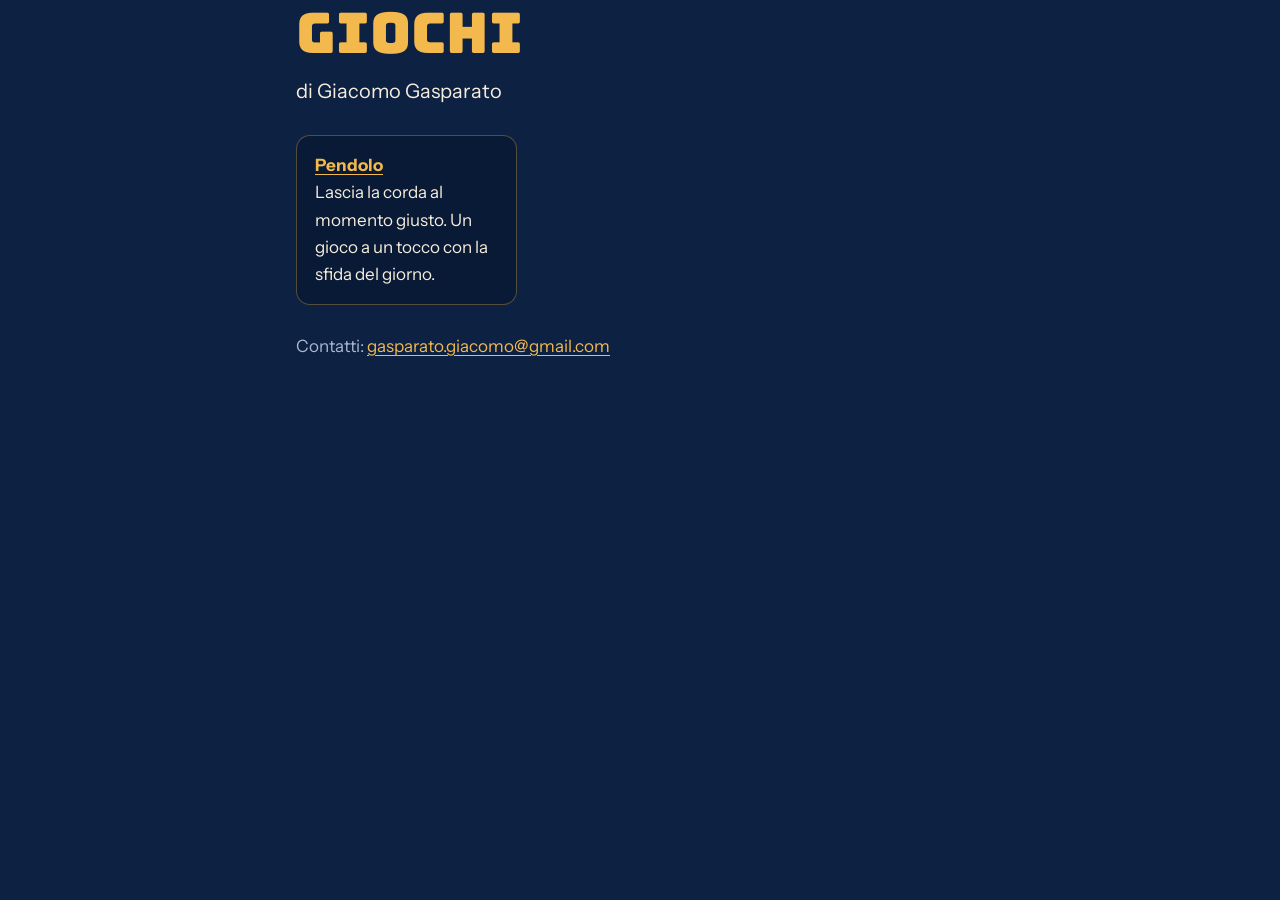
<file: index.html>
<!doctype html>
<html lang="it">
<head>
  <meta charset="utf-8">
  <meta name="viewport" content="width=device-width, initial-scale=1">
  <title>Giochi di Giacomo Gasparato</title>
  <meta name="description" content="Giochi mobile di Giacomo Gasparato.">
  <link rel="icon" href="favicon.png">
  <link rel="stylesheet" href="style.css">
</head>
<body>
  <main class="wrap">
    <h1>Giochi</h1>
    <p class="lead">di Giacomo Gasparato</p>
    <ul class="cards">
      <li><a href="pendolo/"><b>Pendolo</b></a>Lascia la corda al momento giusto. Un gioco a un tocco con la sfida del giorno.</li>
    </ul>
    <p class="muted">Contatti: <a href="mailto:gasparato.giacomo@gmail.com">gasparato.giacomo@gmail.com</a></p>
  </main>
</body>
</html>
</file>
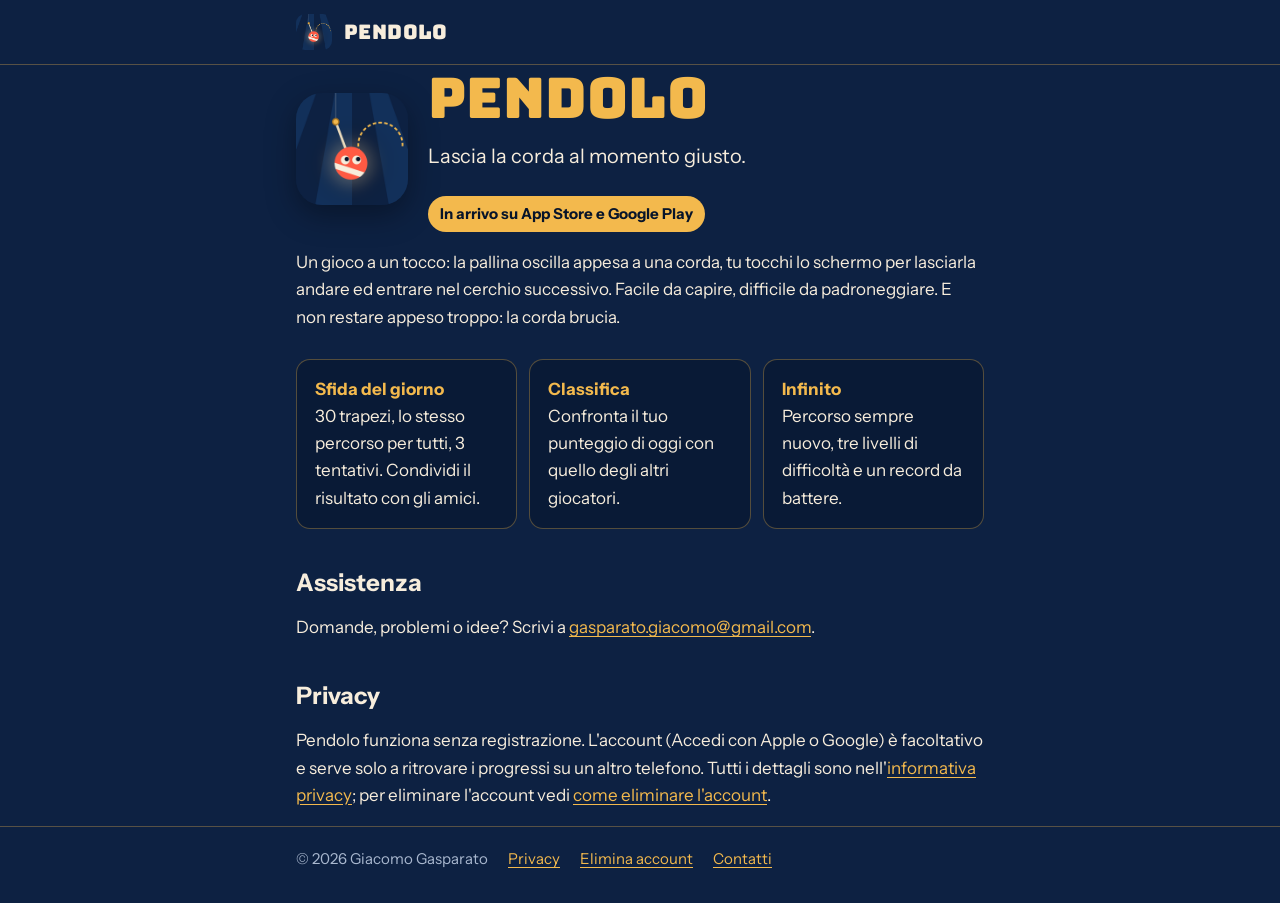
<file: pendolo/index.html>
<!doctype html>
<html lang="it">
<head>
  <meta charset="utf-8">
  <meta name="viewport" content="width=device-width, initial-scale=1">
  <title>Pendolo</title>
  <meta name="description" content="Pendolo: un gioco a un tocco. Lascia la corda al momento giusto e aggrappati al trapezio successivo. Sfida del giorno, classifica, modalità Infinito.">
  <link rel="icon" href="../favicon.png">
  <link rel="stylesheet" href="../style.css">
</head>
<body>
  <header class="top"><div class="wrap"><img src="icon.png" alt=""><a href="./">Pendolo</a></div></header>

  <main class="wrap">
    <section class="hero">
      <img src="icon.png" alt="Icona di Pendolo">
      <div>
        <h1>Pendolo</h1>
        <p class="lead">Lascia la corda al momento giusto.</p>
        <span class="badge">In arrivo su App Store e Google Play</span>
      </div>
    </section>

    <p>Un gioco a un tocco: la pallina oscilla appesa a una corda, tu tocchi lo schermo per lasciarla andare ed entrare nel cerchio successivo. Facile da capire, difficile da padroneggiare. E non restare appeso troppo: la corda brucia.</p>

    <ul class="cards">
      <li><b>Sfida del giorno</b>30 trapezi, lo stesso percorso per tutti, 3 tentativi. Condividi il risultato con gli amici.</li>
      <li><b>Classifica</b>Confronta il tuo punteggio di oggi con quello degli altri giocatori.</li>
      <li><b>Infinito</b>Percorso sempre nuovo, tre livelli di difficoltà e un record da battere.</li>
    </ul>

    <h2>Assistenza</h2>
    <p>Domande, problemi o idee? Scrivi a <a href="mailto:gasparato.giacomo@gmail.com">gasparato.giacomo@gmail.com</a>.</p>

    <h2>Privacy</h2>
    <p>Pendolo funziona senza registrazione. L'account (Accedi con Apple o Google) è facoltativo e serve solo a ritrovare i progressi su un altro telefono. Tutti i dettagli sono nell'<a href="privacy.html">informativa privacy</a>; per eliminare l'account vedi <a href="elimina-account.html">come eliminare l'account</a>.</p>
  </main>

  <footer><div class="wrap">
    <span>© 2026 Giacomo Gasparato</span>
    <a href="privacy.html">Privacy</a>
    <a href="elimina-account.html">Elimina account</a>
    <a href="mailto:gasparato.giacomo@gmail.com">Contatti</a>
  </div></footer>
</body>
</html>
</file>
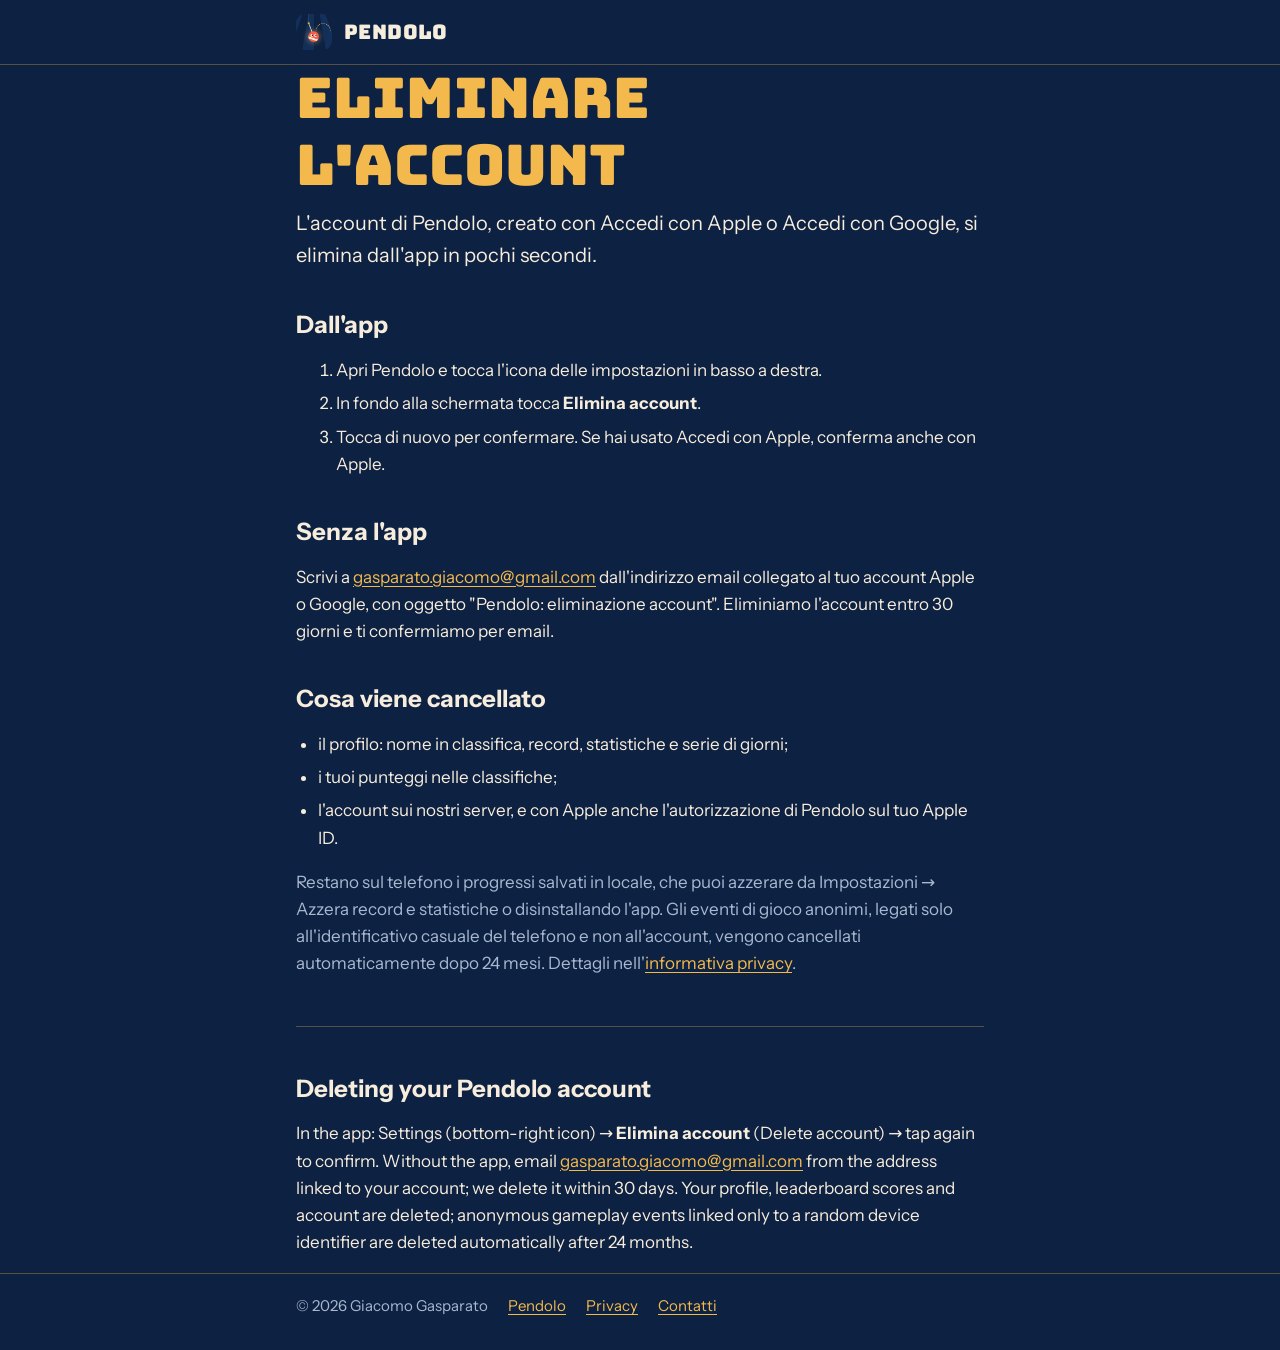
<file: pendolo/elimina-account.html>
<!doctype html>
<html lang="it">
<head>
  <meta charset="utf-8">
  <meta name="viewport" content="width=device-width, initial-scale=1">
  <title>Pendolo · Eliminare l'account</title>
  <meta name="description" content="Come eliminare l'account di Pendolo e quali dati vengono cancellati.">
  <link rel="icon" href="../favicon.png">
  <link rel="stylesheet" href="../style.css">
</head>
<body>
  <header class="top"><div class="wrap"><img src="icon.png" alt=""><a href="./">Pendolo</a></div></header>

  <main class="wrap">
    <h1>Eliminare l'account</h1>
    <p class="lead">L'account di Pendolo, creato con Accedi con Apple o Accedi con Google, si elimina dall'app in pochi secondi.</p>

    <h2>Dall'app</h2>
    <ol>
      <li>Apri Pendolo e tocca l'icona delle impostazioni in basso a destra.</li>
      <li>In fondo alla schermata tocca <b>Elimina account</b>.</li>
      <li>Tocca di nuovo per confermare. Se hai usato Accedi con Apple, conferma anche con Apple.</li>
    </ol>

    <h2>Senza l'app</h2>
    <p>Scrivi a <a href="mailto:gasparato.giacomo@gmail.com?subject=Pendolo%3A%20eliminazione%20account">gasparato.giacomo@gmail.com</a> dall'indirizzo email collegato al tuo account Apple o Google, con oggetto "Pendolo: eliminazione account". Eliminiamo l'account entro 30 giorni e ti confermiamo per email.</p>

    <h2>Cosa viene cancellato</h2>
    <ul>
      <li>il profilo: nome in classifica, record, statistiche e serie di giorni;</li>
      <li>i tuoi punteggi nelle classifiche;</li>
      <li>l'account sui nostri server, e con Apple anche l'autorizzazione di Pendolo sul tuo Apple ID.</li>
    </ul>
    <p class="muted">Restano sul telefono i progressi salvati in locale, che puoi azzerare da Impostazioni → Azzera record e statistiche o disinstallando l'app. Gli eventi di gioco anonimi, legati solo all'identificativo casuale del telefono e non all'account, vengono cancellati automaticamente dopo 24 mesi. Dettagli nell'<a href="privacy.html">informativa privacy</a>.</p>

    <hr>
    <section lang="en">
      <h2>Deleting your Pendolo account</h2>
      <p>In the app: Settings (bottom-right icon) → <b>Elimina account</b> (Delete account) → tap again to confirm. Without the app, email <a href="mailto:gasparato.giacomo@gmail.com?subject=Pendolo%3A%20account%20deletion">gasparato.giacomo@gmail.com</a> from the address linked to your account; we delete it within 30 days. Your profile, leaderboard scores and account are deleted; anonymous gameplay events linked only to a random device identifier are deleted automatically after 24 months.</p>
    </section>
  </main>

  <footer><div class="wrap">
    <span>© 2026 Giacomo Gasparato</span>
    <a href="./">Pendolo</a>
    <a href="privacy.html">Privacy</a>
    <a href="mailto:gasparato.giacomo@gmail.com">Contatti</a>
  </div></footer>
</body>
</html>
</file>
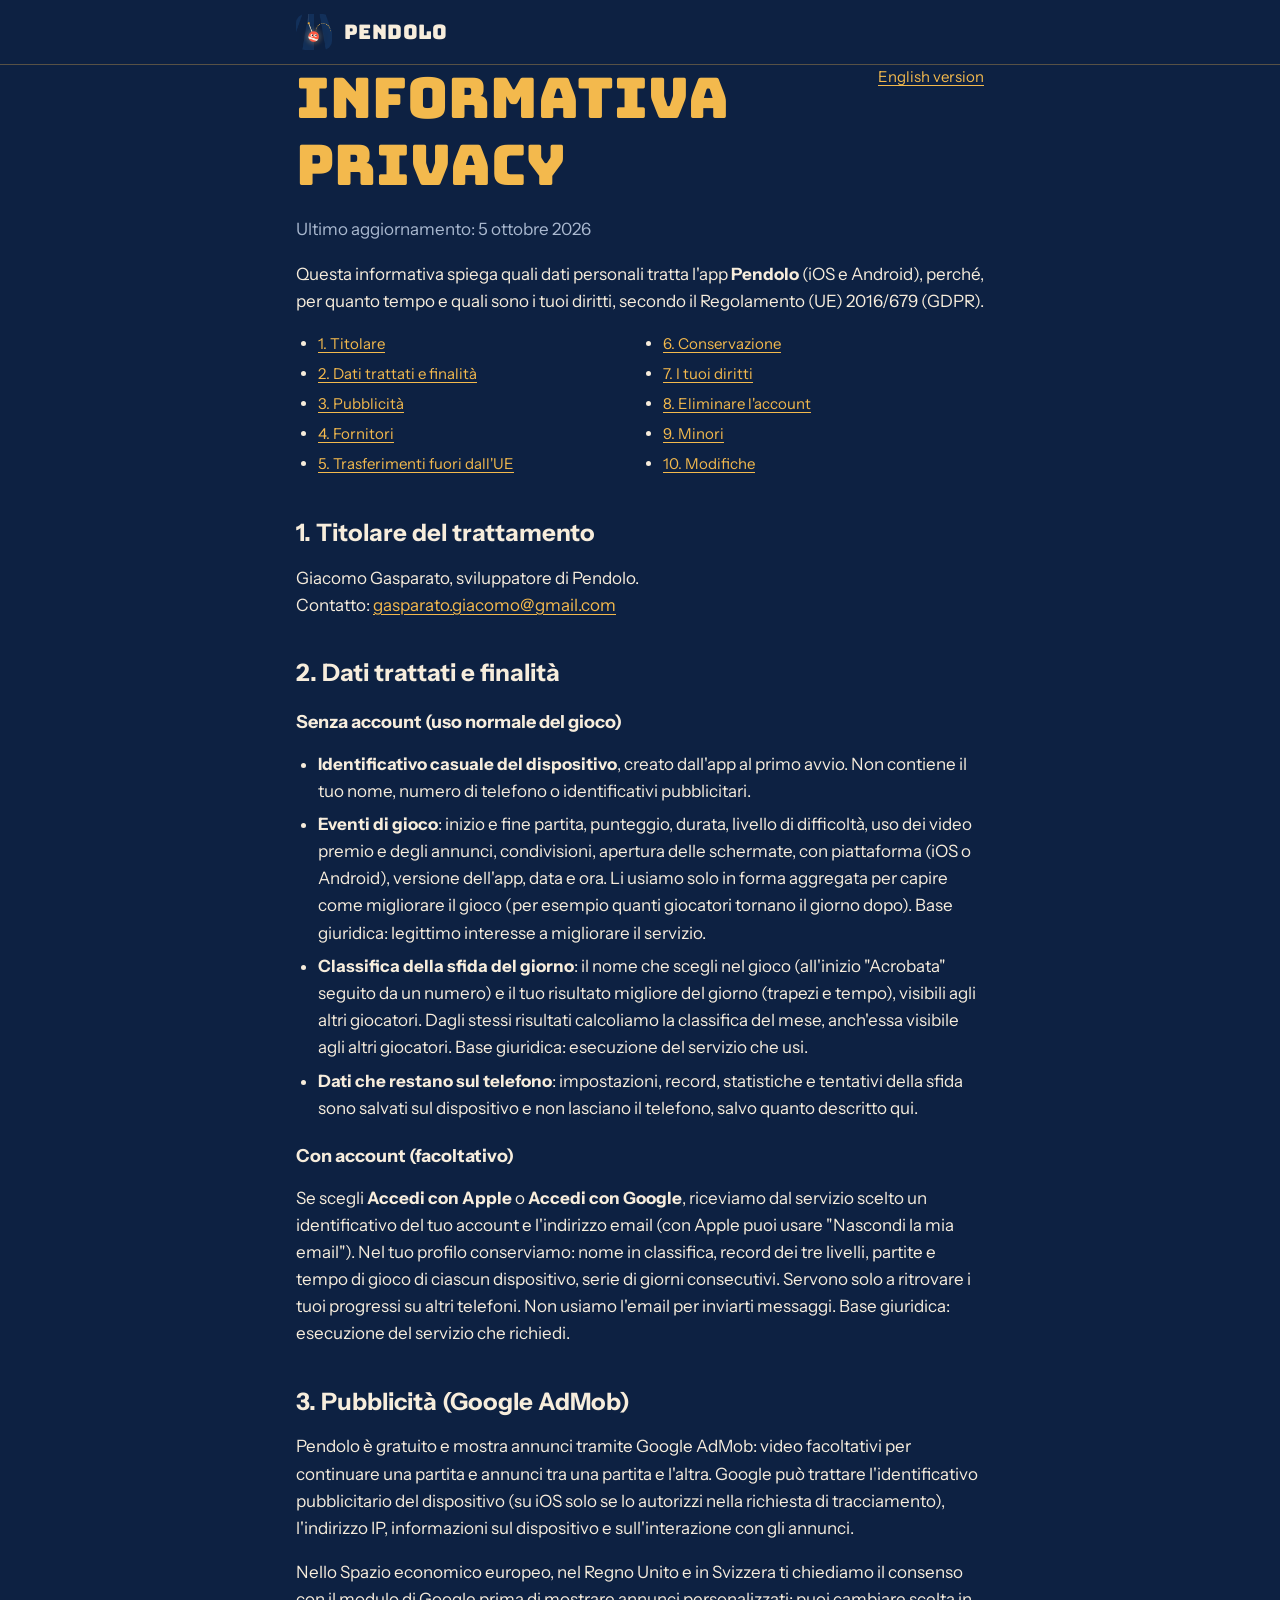
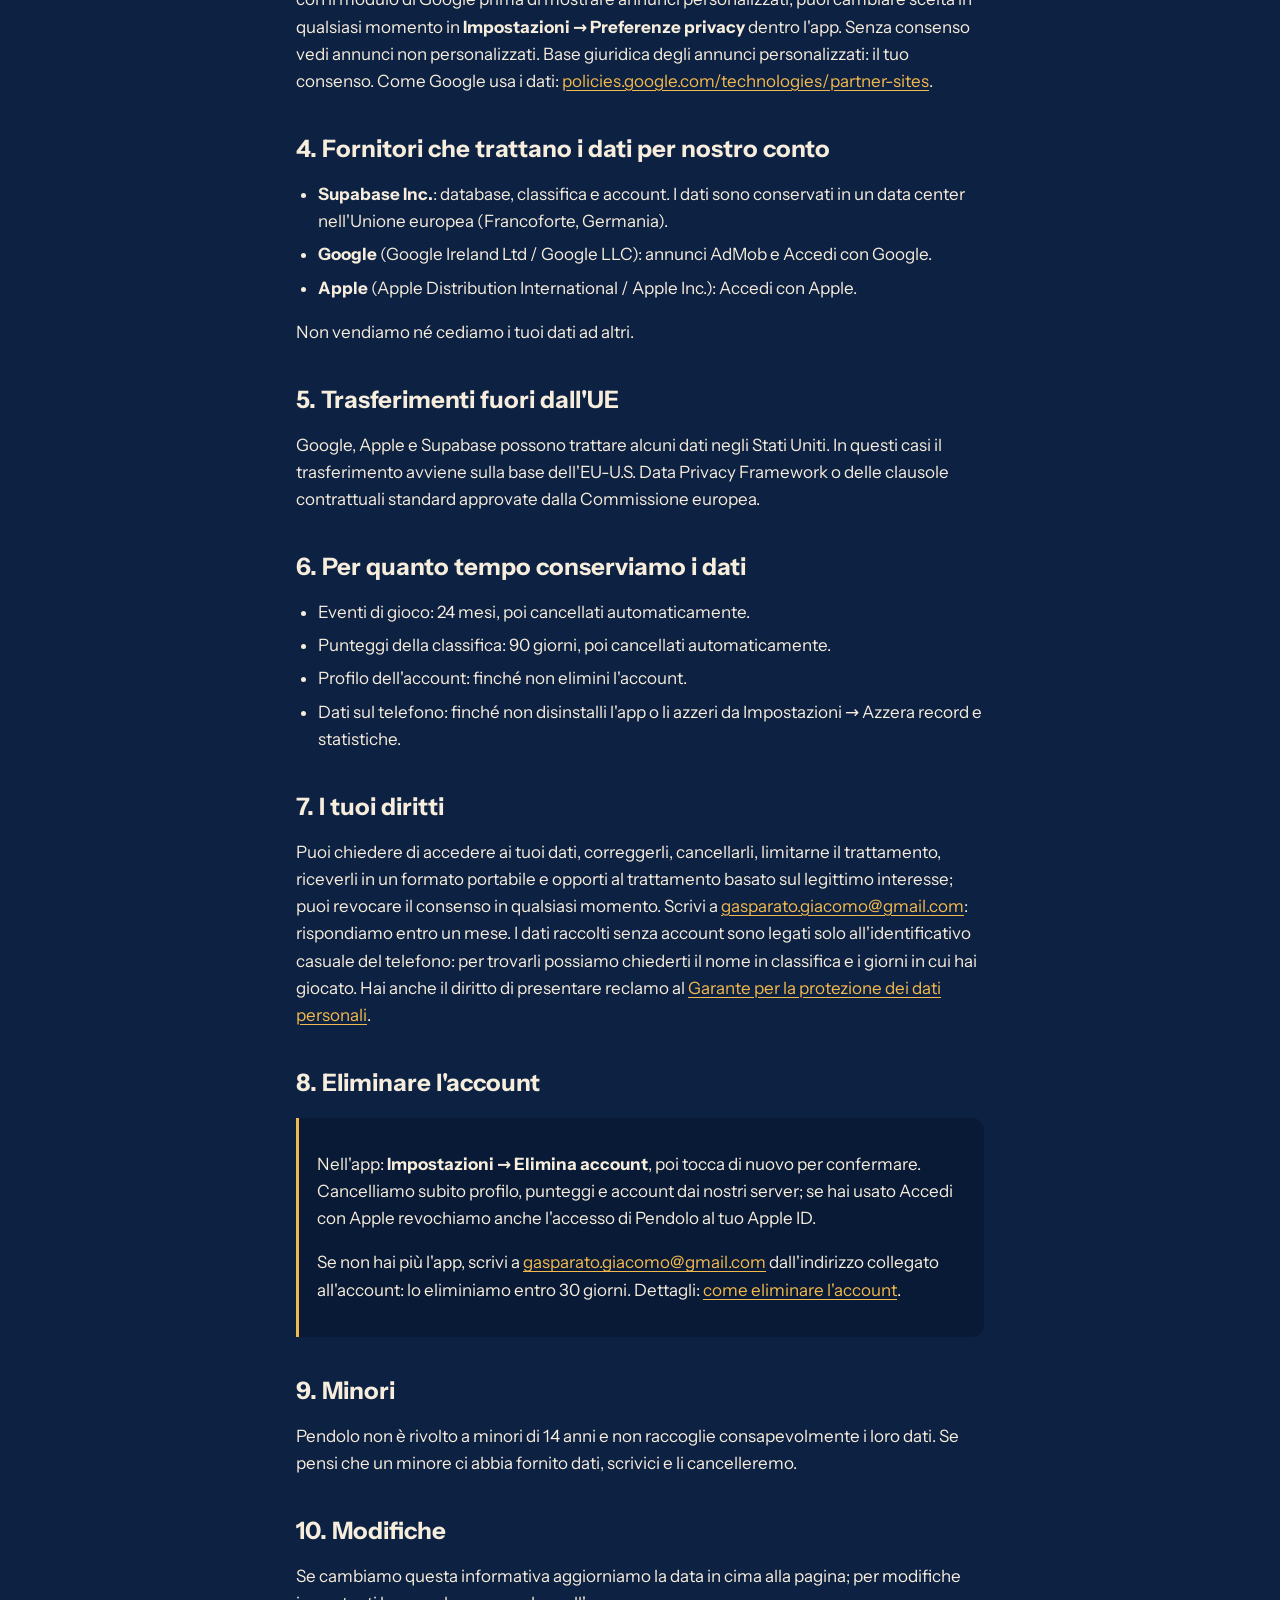
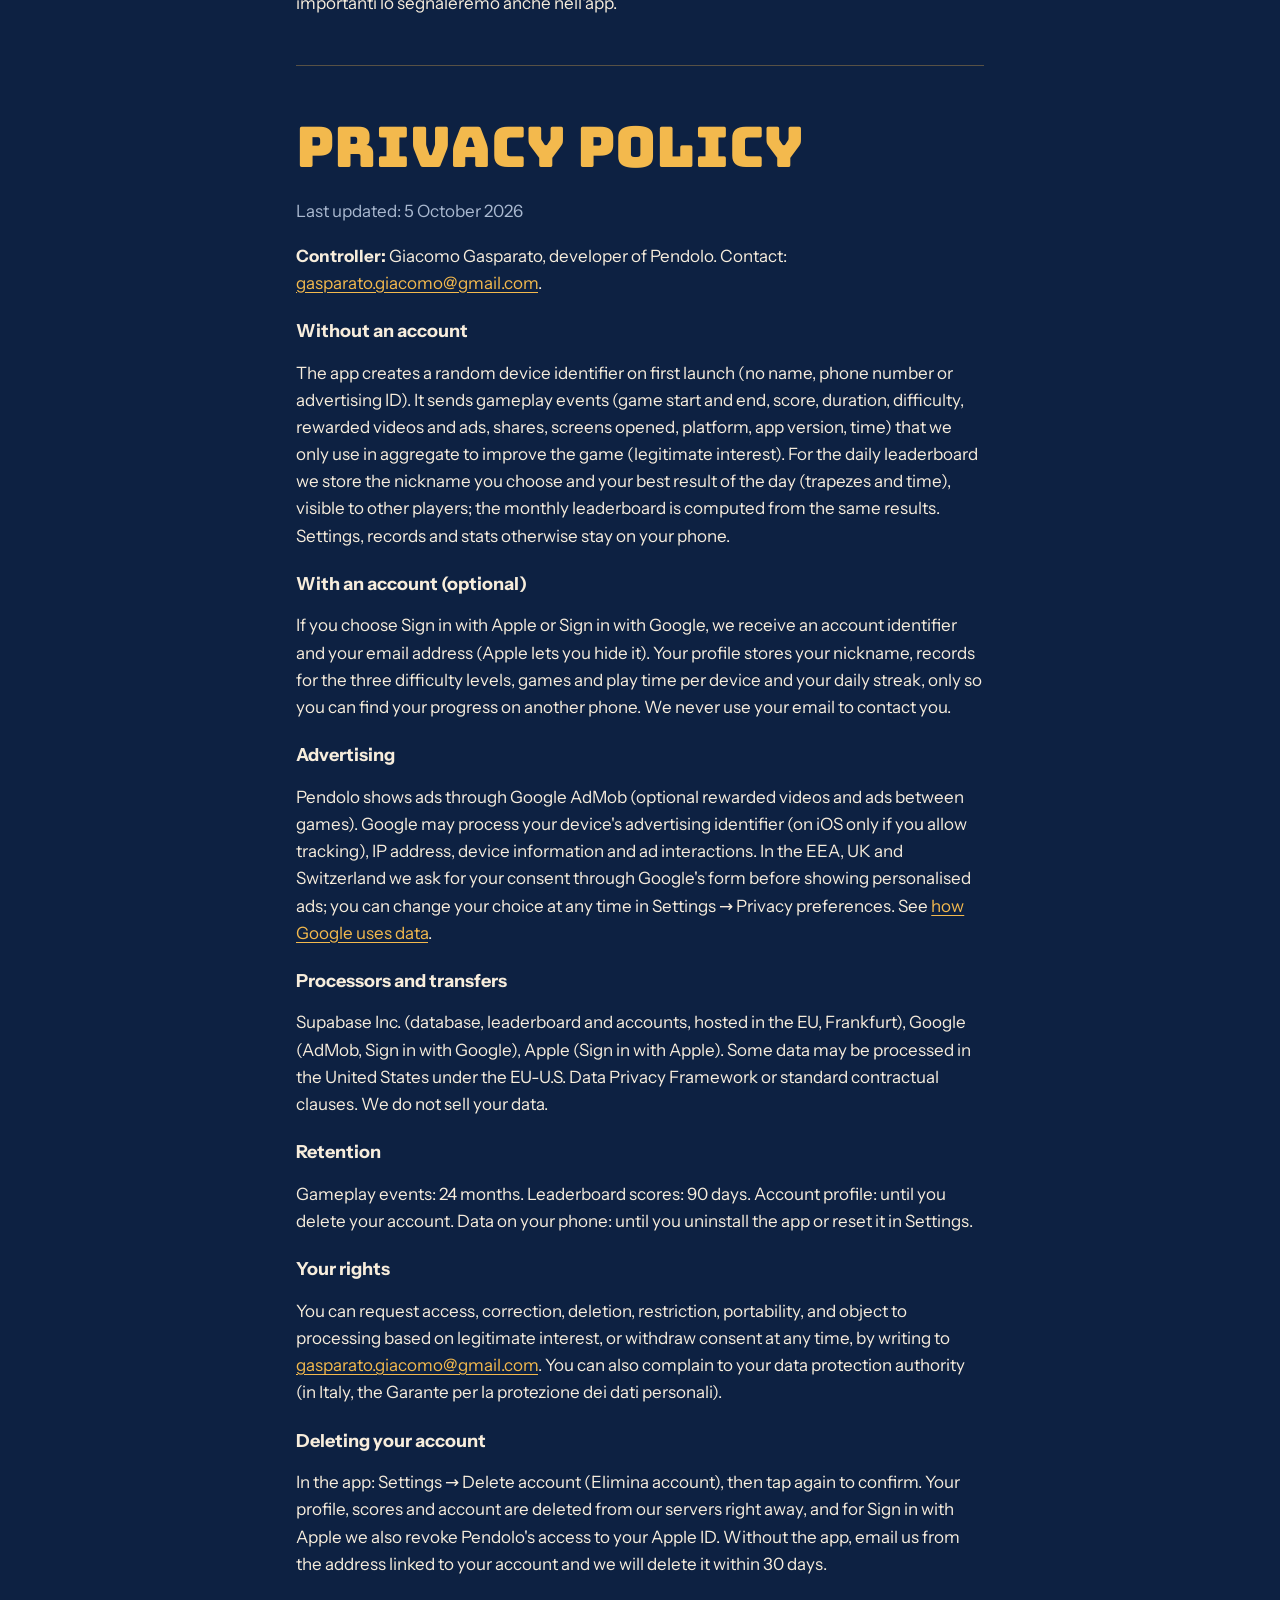
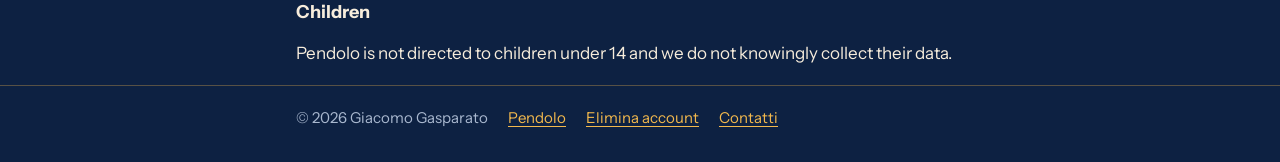
<file: pendolo/privacy.html>
<!doctype html>
<html lang="it">
<head>
  <meta charset="utf-8">
  <meta name="viewport" content="width=device-width, initial-scale=1">
  <title>Pendolo · Informativa privacy</title>
  <meta name="description" content="Informativa privacy dell'app Pendolo: quali dati tratta, perché, per quanto tempo e come esercitare i tuoi diritti.">
  <link rel="icon" href="../favicon.png">
  <link rel="stylesheet" href="../style.css">
</head>
<body>
  <header class="top"><div class="wrap"><img src="icon.png" alt=""><a href="./">Pendolo</a></div></header>

  <main class="wrap">
    <a class="lang" href="#english" lang="en">English version</a>
    <h1>Informativa privacy</h1>
    <p class="muted">Ultimo aggiornamento: 5 ottobre 2026</p>

    <p>Questa informativa spiega quali dati personali tratta l'app <b>Pendolo</b> (iOS e Android), perché, per quanto tempo e quali sono i tuoi diritti, secondo il Regolamento (UE) 2016/679 (GDPR).</p>

    <ul class="toc">
      <li><a href="#titolare">1. Titolare</a></li>
      <li><a href="#dati">2. Dati trattati e finalità</a></li>
      <li><a href="#pubblicita">3. Pubblicità</a></li>
      <li><a href="#fornitori">4. Fornitori</a></li>
      <li><a href="#trasferimenti">5. Trasferimenti fuori dall'UE</a></li>
      <li><a href="#conservazione">6. Conservazione</a></li>
      <li><a href="#diritti">7. I tuoi diritti</a></li>
      <li><a href="#elimina-account">8. Eliminare l'account</a></li>
      <li><a href="#minori">9. Minori</a></li>
      <li><a href="#modifiche">10. Modifiche</a></li>
    </ul>

    <h2 id="titolare">1. Titolare del trattamento</h2>
    <p>Giacomo Gasparato, sviluppatore di Pendolo.<br>Contatto: <a href="mailto:gasparato.giacomo@gmail.com">gasparato.giacomo@gmail.com</a></p>

    <h2 id="dati">2. Dati trattati e finalità</h2>
    <h3>Senza account (uso normale del gioco)</h3>
    <ul>
      <li><b>Identificativo casuale del dispositivo</b>, creato dall'app al primo avvio. Non contiene il tuo nome, numero di telefono o identificativi pubblicitari.</li>
      <li><b>Eventi di gioco</b>: inizio e fine partita, punteggio, durata, livello di difficoltà, uso dei video premio e degli annunci, condivisioni, apertura delle schermate, con piattaforma (iOS o Android), versione dell'app, data e ora. Li usiamo solo in forma aggregata per capire come migliorare il gioco (per esempio quanti giocatori tornano il giorno dopo). Base giuridica: legittimo interesse a migliorare il servizio.</li>
      <li><b>Classifica della sfida del giorno</b>: il nome che scegli nel gioco (all'inizio "Acrobata" seguito da un numero) e il tuo risultato migliore del giorno (trapezi e tempo), visibili agli altri giocatori. Dagli stessi risultati calcoliamo la classifica del mese, anch'essa visibile agli altri giocatori. Base giuridica: esecuzione del servizio che usi.</li>
      <li><b>Dati che restano sul telefono</b>: impostazioni, record, statistiche e tentativi della sfida sono salvati sul dispositivo e non lasciano il telefono, salvo quanto descritto qui.</li>
    </ul>
    <h3>Con account (facoltativo)</h3>
    <p>Se scegli <b>Accedi con Apple</b> o <b>Accedi con Google</b>, riceviamo dal servizio scelto un identificativo del tuo account e l'indirizzo email (con Apple puoi usare "Nascondi la mia email"). Nel tuo profilo conserviamo: nome in classifica, record dei tre livelli, partite e tempo di gioco di ciascun dispositivo, serie di giorni consecutivi. Servono solo a ritrovare i tuoi progressi su altri telefoni. Non usiamo l'email per inviarti messaggi. Base giuridica: esecuzione del servizio che richiedi.</p>

    <h2 id="pubblicita">3. Pubblicità (Google AdMob)</h2>
    <p>Pendolo è gratuito e mostra annunci tramite Google AdMob: video facoltativi per continuare una partita e annunci tra una partita e l'altra. Google può trattare l'identificativo pubblicitario del dispositivo (su iOS solo se lo autorizzi nella richiesta di tracciamento), l'indirizzo IP, informazioni sul dispositivo e sull'interazione con gli annunci.</p>
    <p>Nello Spazio economico europeo, nel Regno Unito e in Svizzera ti chiediamo il consenso con il modulo di Google prima di mostrare annunci personalizzati; puoi cambiare scelta in qualsiasi momento in <b>Impostazioni → Preferenze privacy</b> dentro l'app. Senza consenso vedi annunci non personalizzati. Base giuridica degli annunci personalizzati: il tuo consenso. Come Google usa i dati: <a href="https://policies.google.com/technologies/partner-sites" rel="noopener">policies.google.com/technologies/partner-sites</a>.</p>

    <h2 id="fornitori">4. Fornitori che trattano i dati per nostro conto</h2>
    <ul>
      <li><b>Supabase Inc.</b>: database, classifica e account. I dati sono conservati in un data center nell'Unione europea (Francoforte, Germania).</li>
      <li><b>Google</b> (Google Ireland Ltd / Google LLC): annunci AdMob e Accedi con Google.</li>
      <li><b>Apple</b> (Apple Distribution International / Apple Inc.): Accedi con Apple.</li>
    </ul>
    <p>Non vendiamo né cediamo i tuoi dati ad altri.</p>

    <h2 id="trasferimenti">5. Trasferimenti fuori dall'UE</h2>
    <p>Google, Apple e Supabase possono trattare alcuni dati negli Stati Uniti. In questi casi il trasferimento avviene sulla base dell'EU-U.S. Data Privacy Framework o delle clausole contrattuali standard approvate dalla Commissione europea.</p>

    <h2 id="conservazione">6. Per quanto tempo conserviamo i dati</h2>
    <ul>
      <li>Eventi di gioco: 24 mesi, poi cancellati automaticamente.</li>
      <li>Punteggi della classifica: 90 giorni, poi cancellati automaticamente.</li>
      <li>Profilo dell'account: finché non elimini l'account.</li>
      <li>Dati sul telefono: finché non disinstalli l'app o li azzeri da Impostazioni → Azzera record e statistiche.</li>
    </ul>

    <h2 id="diritti">7. I tuoi diritti</h2>
    <p>Puoi chiedere di accedere ai tuoi dati, correggerli, cancellarli, limitarne il trattamento, riceverli in un formato portabile e opporti al trattamento basato sul legittimo interesse; puoi revocare il consenso in qualsiasi momento. Scrivi a <a href="mailto:gasparato.giacomo@gmail.com">gasparato.giacomo@gmail.com</a>: rispondiamo entro un mese. I dati raccolti senza account sono legati solo all'identificativo casuale del telefono: per trovarli possiamo chiederti il nome in classifica e i giorni in cui hai giocato. Hai anche il diritto di presentare reclamo al <a href="https://www.garanteprivacy.it" rel="noopener">Garante per la protezione dei dati personali</a>.</p>

    <h2 id="elimina-account">8. Eliminare l'account</h2>
    <div class="box">
      <p>Nell'app: <b>Impostazioni → Elimina account</b>, poi tocca di nuovo per confermare. Cancelliamo subito profilo, punteggi e account dai nostri server; se hai usato Accedi con Apple revochiamo anche l'accesso di Pendolo al tuo Apple ID.</p>
      <p>Se non hai più l'app, scrivi a <a href="mailto:gasparato.giacomo@gmail.com">gasparato.giacomo@gmail.com</a> dall'indirizzo collegato all'account: lo eliminiamo entro 30 giorni. Dettagli: <a href="elimina-account.html">come eliminare l'account</a>.</p>
    </div>

    <h2 id="minori">9. Minori</h2>
    <p>Pendolo non è rivolto a minori di 14 anni e non raccoglie consapevolmente i loro dati. Se pensi che un minore ci abbia fornito dati, scrivici e li cancelleremo.</p>

    <h2 id="modifiche">10. Modifiche</h2>
    <p>Se cambiamo questa informativa aggiorniamo la data in cima alla pagina; per modifiche importanti lo segnaleremo anche nell'app.</p>

    <hr>

    <section id="english" lang="en">
      <h1>Privacy policy</h1>
      <p class="muted">Last updated: 5 October 2026</p>
      <p><b>Controller:</b> Giacomo Gasparato, developer of Pendolo. Contact: <a href="mailto:gasparato.giacomo@gmail.com">gasparato.giacomo@gmail.com</a>.</p>

      <h3>Without an account</h3>
      <p>The app creates a random device identifier on first launch (no name, phone number or advertising ID). It sends gameplay events (game start and end, score, duration, difficulty, rewarded videos and ads, shares, screens opened, platform, app version, time) that we only use in aggregate to improve the game (legitimate interest). For the daily leaderboard we store the nickname you choose and your best result of the day (trapezes and time), visible to other players; the monthly leaderboard is computed from the same results. Settings, records and stats otherwise stay on your phone.</p>

      <h3>With an account (optional)</h3>
      <p>If you choose Sign in with Apple or Sign in with Google, we receive an account identifier and your email address (Apple lets you hide it). Your profile stores your nickname, records for the three difficulty levels, games and play time per device and your daily streak, only so you can find your progress on another phone. We never use your email to contact you.</p>

      <h3>Advertising</h3>
      <p>Pendolo shows ads through Google AdMob (optional rewarded videos and ads between games). Google may process your device's advertising identifier (on iOS only if you allow tracking), IP address, device information and ad interactions. In the EEA, UK and Switzerland we ask for your consent through Google's form before showing personalised ads; you can change your choice at any time in Settings → Privacy preferences. See <a href="https://policies.google.com/technologies/partner-sites" rel="noopener">how Google uses data</a>.</p>

      <h3>Processors and transfers</h3>
      <p>Supabase Inc. (database, leaderboard and accounts, hosted in the EU, Frankfurt), Google (AdMob, Sign in with Google), Apple (Sign in with Apple). Some data may be processed in the United States under the EU-U.S. Data Privacy Framework or standard contractual clauses. We do not sell your data.</p>

      <h3>Retention</h3>
      <p>Gameplay events: 24 months. Leaderboard scores: 90 days. Account profile: until you delete your account. Data on your phone: until you uninstall the app or reset it in Settings.</p>

      <h3>Your rights</h3>
      <p>You can request access, correction, deletion, restriction, portability, and object to processing based on legitimate interest, or withdraw consent at any time, by writing to <a href="mailto:gasparato.giacomo@gmail.com">gasparato.giacomo@gmail.com</a>. You can also complain to your data protection authority (in Italy, the Garante per la protezione dei dati personali).</p>

      <h3 id="delete-account">Deleting your account</h3>
      <p>In the app: Settings → Delete account (Elimina account), then tap again to confirm. Your profile, scores and account are deleted from our servers right away, and for Sign in with Apple we also revoke Pendolo's access to your Apple ID. Without the app, email us from the address linked to your account and we will delete it within 30 days.</p>

      <h3>Children</h3>
      <p>Pendolo is not directed to children under 14 and we do not knowingly collect their data.</p>
    </section>
  </main>

  <footer><div class="wrap">
    <span>© 2026 Giacomo Gasparato</span>
    <a href="./">Pendolo</a>
    <a href="elimina-account.html">Elimina account</a>
    <a href="mailto:gasparato.giacomo@gmail.com">Contatti</a>
  </div></footer>
</body>
</html>
</file>
<file: style.css>
/* The game's big-top palette. Fonts are served from this site: nothing is loaded from third parties. */
@font-face { font-family: "Bungee"; src: url("fonts/bungee.woff2") format("woff2"); font-display: swap; }
@font-face { font-family: "Instrument Sans"; src: url("fonts/instrument-sans-400.woff2") format("woff2"); font-weight: 400; font-display: swap; }
@font-face { font-family: "Instrument Sans"; src: url("fonts/instrument-sans-600.woff2") format("woff2"); font-weight: 600; font-display: swap; }
@font-face { font-family: "Instrument Sans"; src: url("fonts/instrument-sans-700.woff2") format("woff2"); font-weight: 700; font-display: swap; }

:root {
  --tent: #0d2142;
  --tent-2: #12305a;
  --ink: #07142a;
  --brass: #f3b94d;
  --coral: #ff5a43;
  --chalk: #f7eddc;
  --muted: #a9b8cf;
  --line: rgba(243, 185, 77, 0.32);
  color-scheme: dark;
}
* { box-sizing: border-box; }
html { -webkit-text-size-adjust: 100%; }
body {
  margin: 0; background: var(--tent); color: var(--chalk);
  font: 17px/1.6 "Instrument Sans", system-ui, -apple-system, "Segoe UI", Roboto, sans-serif;
}
a { color: var(--brass); text-underline-offset: 3px; }
a:focus-visible { outline: 3px solid var(--chalk); outline-offset: 3px; border-radius: 4px; }

.wrap { max-width: 720px; margin: 0 auto; padding: 0 16px; }
header.top { border-bottom: 1px solid var(--line); }
header.top .wrap { display: flex; align-items: center; gap: 12px; padding-block: 14px; }
header.top img { width: 36px; height: 36px; border-radius: 9px; }
header.top a { color: var(--chalk); text-decoration: none; font-family: "Bungee", Impact, sans-serif; font-size: 20px; letter-spacing: 0.02em; }

main { padding-block: 40px 56px; }
h1, h2, h3 { line-height: 1.2; text-wrap: balance; }
h1 { margin: 0 0 8px; font-family: "Bungee", Impact, sans-serif; font-weight: 400; font-size: clamp(34px, 8vw, 56px); color: var(--brass); }
h2 { margin: 40px 0 10px; font-size: 24px; }
h3 { margin: 24px 0 6px; font-size: 18px; }
p, li { color: var(--chalk); }
.lead { font-size: 20px; margin: 0 0 24px; }
.muted, small { color: var(--muted); }
ul { padding-left: 22px; }
li + li { margin-top: 6px; }

.hero { display: grid; gap: 20px; align-items: center; }
.hero img { width: 112px; height: 112px; border-radius: 26px; box-shadow: 0 10px 30px rgba(0, 0, 0, 0.35); }
.cards { display: grid; gap: 12px; margin: 28px 0; padding: 0; list-style: none; }
.cards li { margin: 0; padding: 16px 18px; border: 1px solid var(--line); border-radius: 14px; background: rgba(7, 20, 42, 0.5); }
.cards b { display: block; color: var(--brass); }
.badge { display: inline-block; padding: 6px 12px; border-radius: 999px; background: var(--brass); color: var(--ink); font-weight: 700; font-size: 15px; }
.box { margin: 20px 0; padding: 16px 18px; border-left: 3px solid var(--brass); background: rgba(7, 20, 42, 0.5); border-radius: 0 12px 12px 0; }
.toc { columns: 2; column-gap: 24px; font-size: 15px; }
.lang { float: right; font-size: 15px; }
hr { border: 0; border-top: 1px solid var(--line); margin: 48px 0; }

footer { border-top: 1px solid var(--line); padding-block: 20px 32px; font-size: 15px; color: var(--muted); }
footer .wrap { display: flex; flex-wrap: wrap; gap: 8px 20px; }

@media (min-width: 640px) {
  .hero { grid-template-columns: auto 1fr; }
  .cards { grid-template-columns: repeat(3, 1fr); }
}
@media (max-width: 520px) { .toc { columns: 1; } }
</file>
